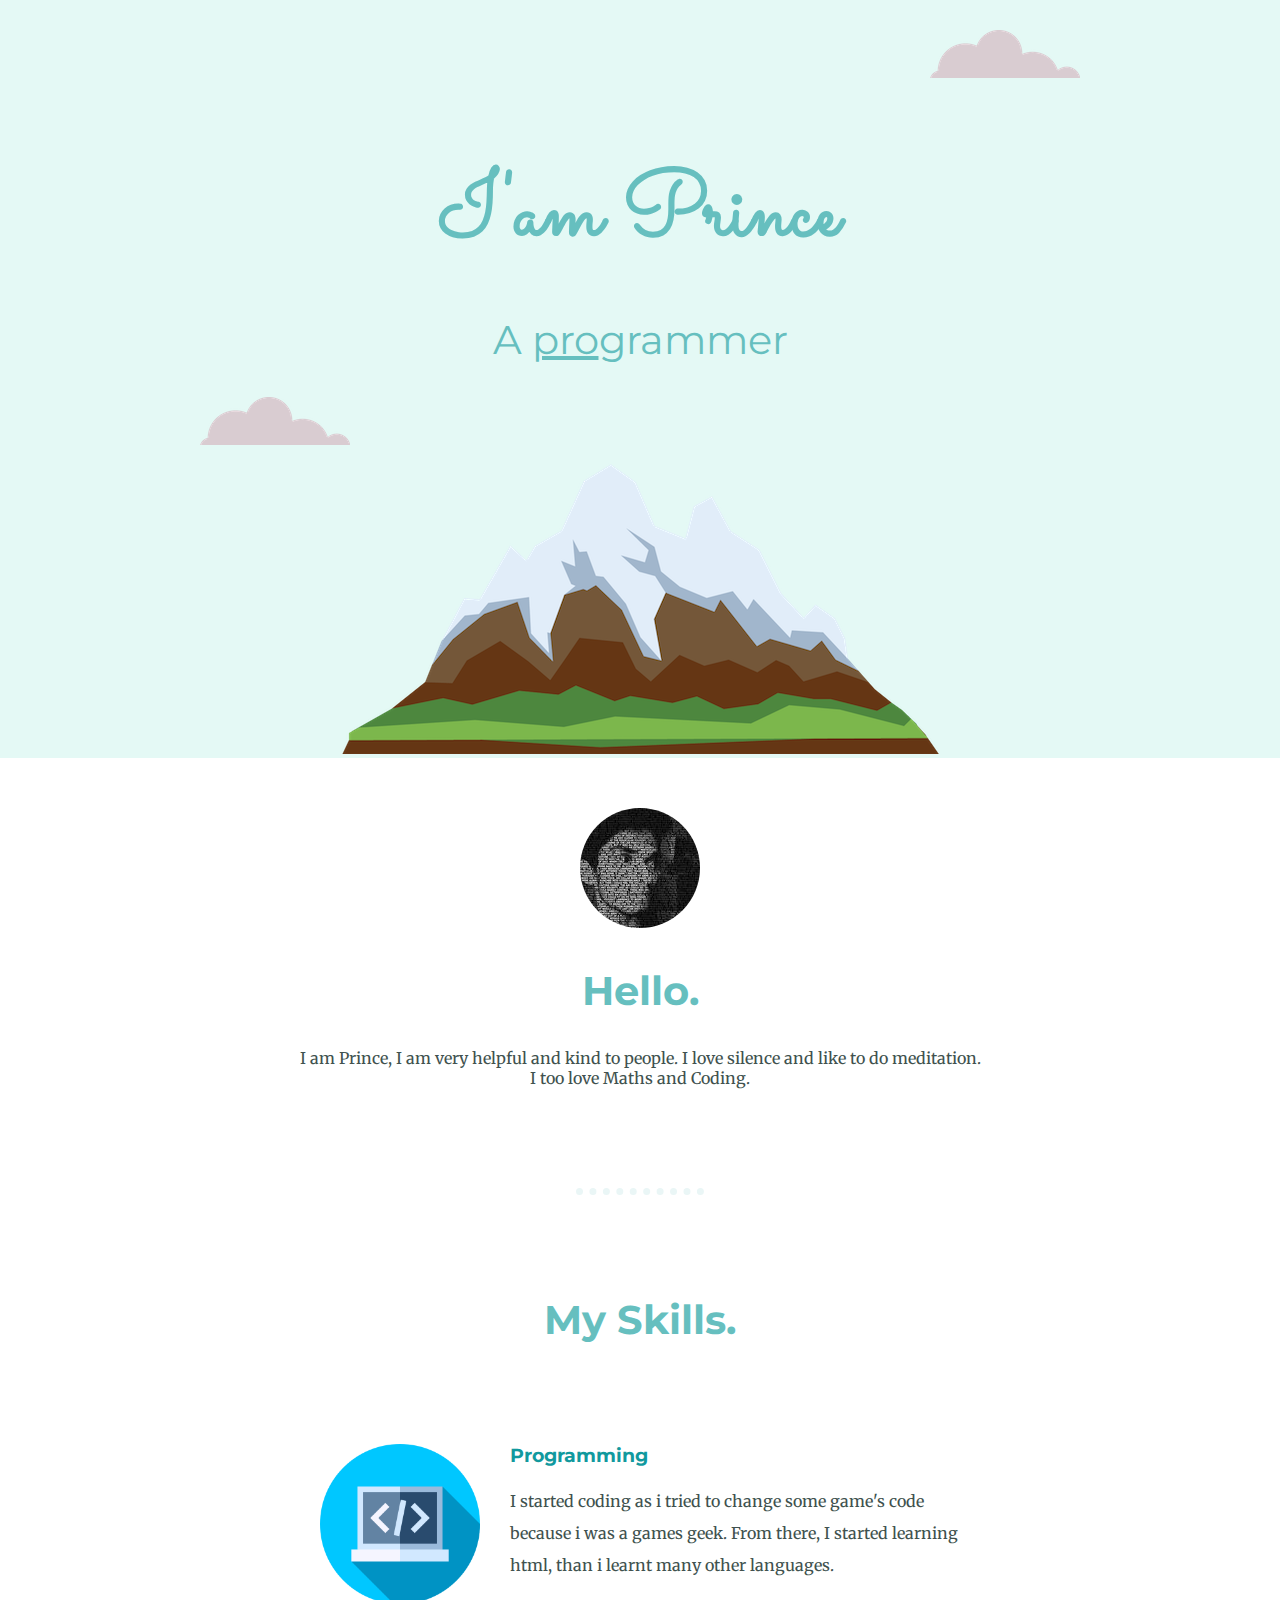
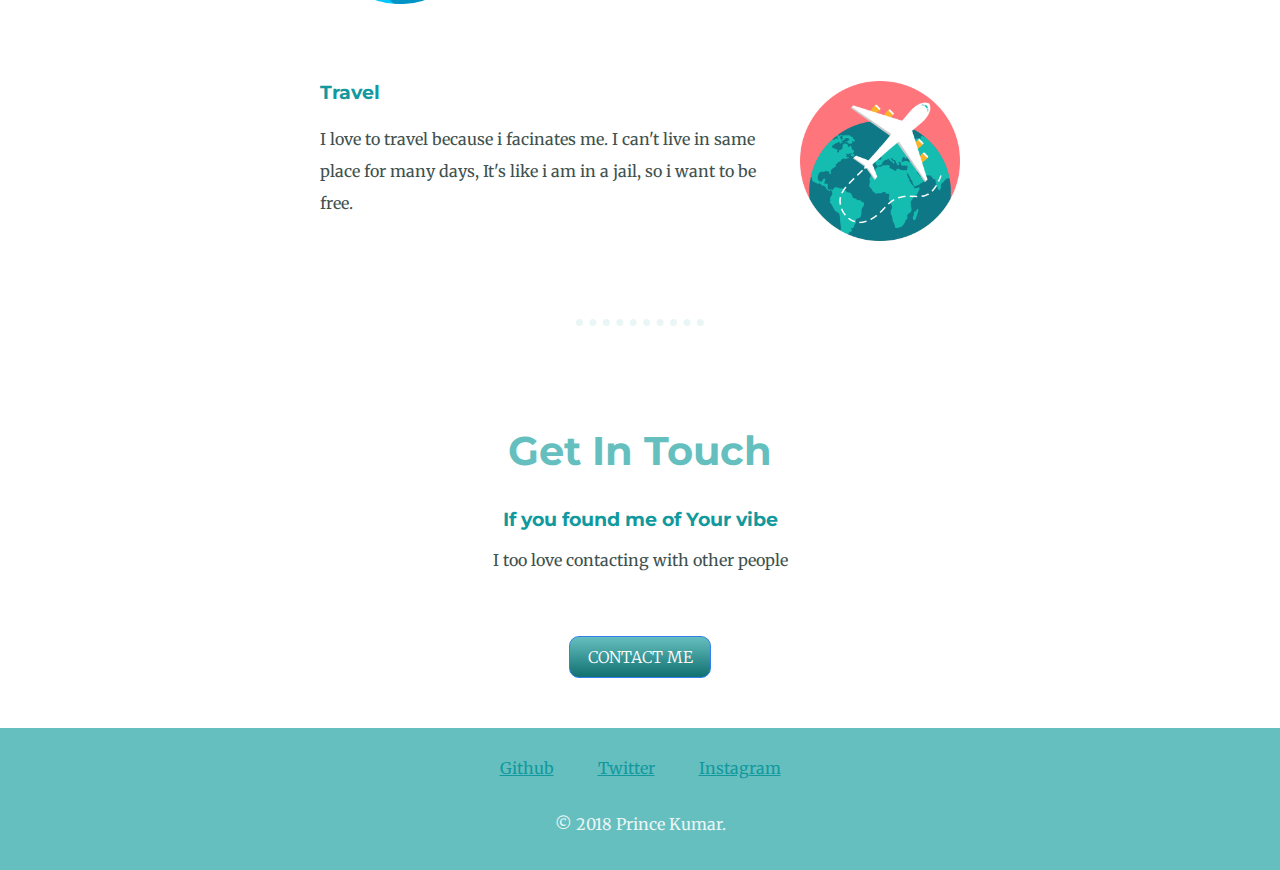
<file: index.html>
<!DOCTYPE html>
<html lang="en">
<head>
    <meta charset="UTF-8">
    <title>Prince Kumar</title>
    <link rel="stylesheet" href="css/styles.css">
    <link rel="icon" href="favicon.ico">
    <link rel="preconnect" href="https://fonts.gstatic.com">
    <link href="https://fonts.googleapis.com/css2?family=Merriweather:wght@300&family=Montserrat&family=Sacramento&display=swap" rel="stylesheet">
</head>
<body>
    <div class="top-container">
    <img class="top-cloud" src="images/cloud.png" alt="">
    <h1>I'am Prince</h1>
    <h2 class="subtitle">A <span class="pro">pro</span>grammer</h2>
    <img class="bottom-cloud" src="images/cloud.png" alt="">
    <img src="images/mountain.png" alt="">
    </div>
    <div class="middle-container">
        <div class="profile">
          <img src="images/me.png" alt="Profile">
          <h2>Hello.</h2>
          <p>I am Prince, I am very helpful and kind to people. I love silence and like to do meditation. <br>I too love Maths and Coding.</p>
        </div>
        <hr class="horizontal-row">
        <div class="skills">
          <h2>My Skills.</h2>
          <div class="skill-row">
            <img class="code-img" src="images/programming.png" alt="">
            <h3>Programming</h3>
            <p class="skill-desc">I started coding as i tried to change some game's code because i was a games geek. From there, I started learning html, than i learnt many other languages.</p>
          </div>
          <div class="skill-row">
            <img class="travel-img" src="images/travel.png" alt="">
            <h3>Travel</h3>
            <p class="skill-desc">I love to travel because i facinates me. I can't live in same place for many days, It's like i am in a jail, so i want to be free.</p>
          </div>
        </div>
        <hr class="horizontal-row">
        <div class="contact-me">
          <h2>Get In Touch</h2>
          <h3>If you found me of Your vibe</h3>
          <p>I too love contacting with other people</p>
          <a href="mailto:x.prince.x@outlook.com" class="BUTTON_FSZ">CONTACT ME</a>
        </div>
      </div>
      
      
      <div class="bottom-container">
        <a class="footer-link" href="https://www.github.com/princekumarofficial">Github</a>
        <a class="footer-link" href="https://twitter.com/princekumar997">Twitter</a>
        <a class="footer-link" href="https://www.instagram.com/prince.__.kumar">Instagram</a>
        <p class="signature">© 2018 Prince Kumar.</p>
      </div>
      
</body>
</html>
</file>
<file: css/styles.css>
a{
    color: #11999E;
}

body{
    margin: 0;
    text-align:center;
    font-family: 'Merriweather', serif;
}

.bottom-cloud{
    position: absolute;
    left: 200px;
    top: auto;
}

.bottom-container{
    background-color: #66BFBF;
    padding-top: 30px;
    padding-bottom: 20px;
    color: #11999E;
}

.BUTTON_FSZ {
    background: #66BFBF;
    background-image: -webkit-linear-gradient(top, #66BFBF, #117070);
    background-image: -moz-linear-gradient(top, #66BFBF, #117070);
    background-image: -ms-linear-gradient(top, #66BFBF, #117070);
    background-image: -o-linear-gradient(top, #66BFBF, #117070);
    background-image: -webkit-gradient(to bottom, #66BFBF, #117070);
    -webkit-border-radius: 10px;
    -moz-border-radius: 10px;
    border-radius: 10px;
    color: #FFFFFF;
    font-family: 'Merriweather', serif;
    font-size: 16px;
    font-weight: 100;
    padding: 10px;
    border: solid #337FED 1px;
    text-decoration: none;
    display: inline-block;
    cursor: pointer;
    text-align: center;
    width: 120px;
    height: 20px;
    margin: 50px auto 50px auto;
 }
 
 .BUTTON_FSZ:hover {
    border: solid #337FED 1px;
    background: #1E62D0;
    background-image: -webkit-linear-gradient(top, #30e3cb, #2BC4AD);
    background-image: -moz-linear-gradient(top, #30e3cb, #2BC4AD);
    background-image: -ms-linear-gradient(top, #30e3cb, #2BC4AD);
    background-image: -o-linear-gradient(top, #30e3cb, #2BC4AD);
    background-image: -webkit-gradient(to bottom, #30e3cb, #2BC4AD);
    -webkit-border-radius: 10px;
    -moz-border-radius: 10px;
    border-radius: 10px;
    text-decoration: none;
 }

.code-img{
    width: 25%;
    float: left;
    margin-right: 30px;
}

.footer-link{
    padding: 0 20px 0 20px;
}

.travel-img{
    width: 25%;
    float: right;
    margin-left: 30px;
}


h1{
    margin: 50px auto 0 auto;
    font-family: 'Sacramento', cursive;
    font-size: 5.625rem;
    color: #66BFBF;
    /* width: 10%;
    margin: 0 auto; */
}

h2{
    font-family: 'Montserrat', sans-serif;
    font-size: 2.5rem;
    color: #66BFBF;
}

h3{
    font-family: 'Montserrat', sans-serif;
    color: #11999E;
}

.horizontal-row{
    width: 10%;
    border: dotted #EAF6F6;
    border-width: 7px 0 0 0;
    margin: 100px auto 100px auto;
}

p{
    color: #40514E;
}

.pro{
    text-decoration: underline;
}

.signature{
    color: #EAF6F6;
    padding-top: 20px;
}

.skill-desc{
    text-align: left;
    line-height: 2;
    /* clear :both; */
}

.skill-row{
    width: 50%;
    margin: 100px auto 100px auto;
    text-align: left;
}

.subtitle{
    font-weight: normal;
}

.top-container{
    background-color: #E4F9F5;
    margin: 0;
    padding-top: 100px;
    margin-bottom: 50px;
    position: relative;
    /* display: inline-block; */
}

.top-cloud{
    position: absolute;
    right: 200px;
    top: 30px;
}
</file>
